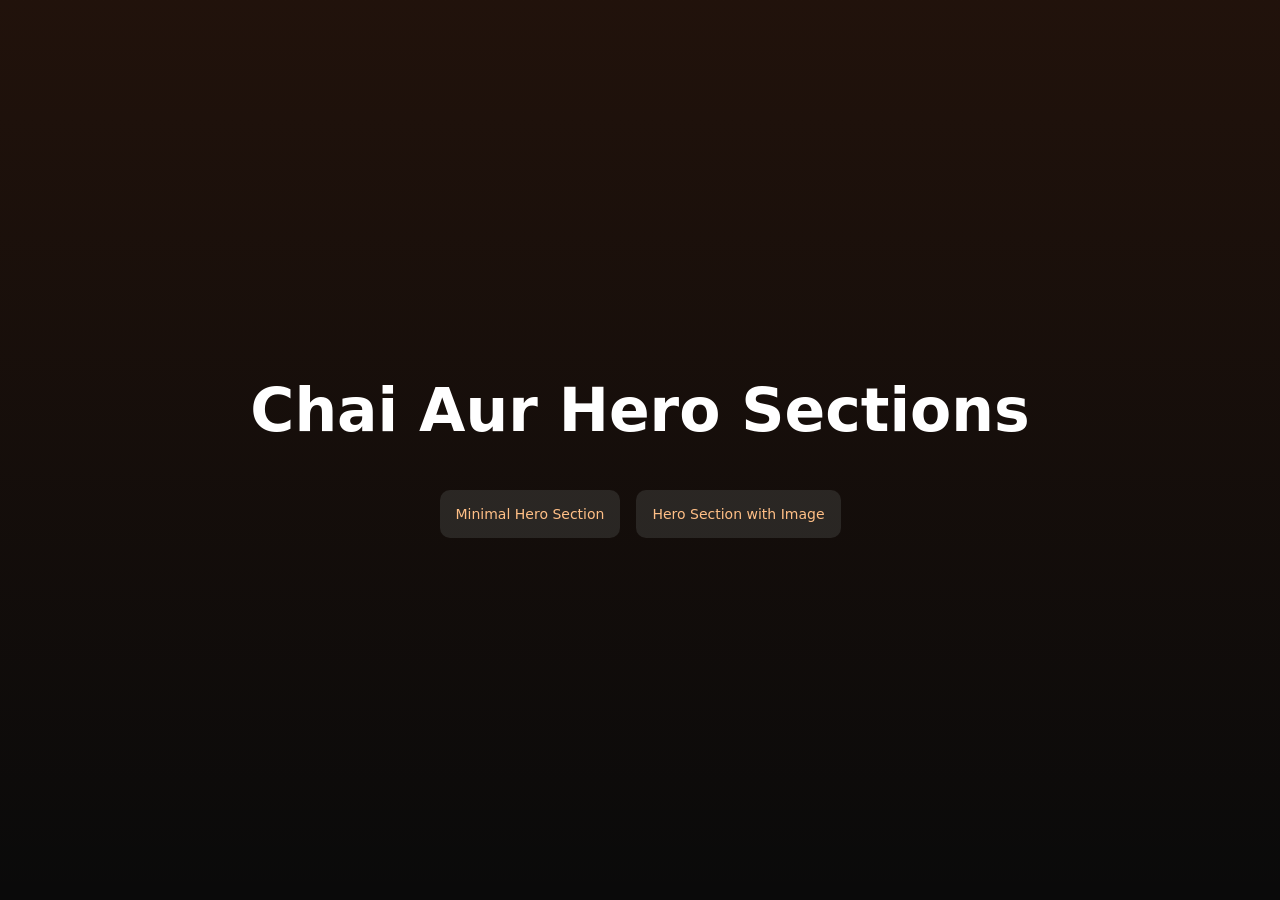
<file: css-lab/chai-aur-hero-section/index.html>
<!DOCTYPE html>
<html lang="en">
	<head>
		<meta charset="UTF-8" />
		<meta name="viewport" content="width=device-width, initial-scale=1.0" />
		<title>Hero Section Challenge</title>
		<link rel="stylesheet" href="styles.css" />
	</head>
	<body>
		<main class="main">
			<h1 class="heading">Chai Aur Hero Sections</h1>

			<div class="btns">
				<a href="./challenge-1/index.html">Minimal Hero Section</a>
				<a href="./challenge-2/index.html">Hero Section with Image</a>
			</div>
		</main>
	</body>
</html>
</file>
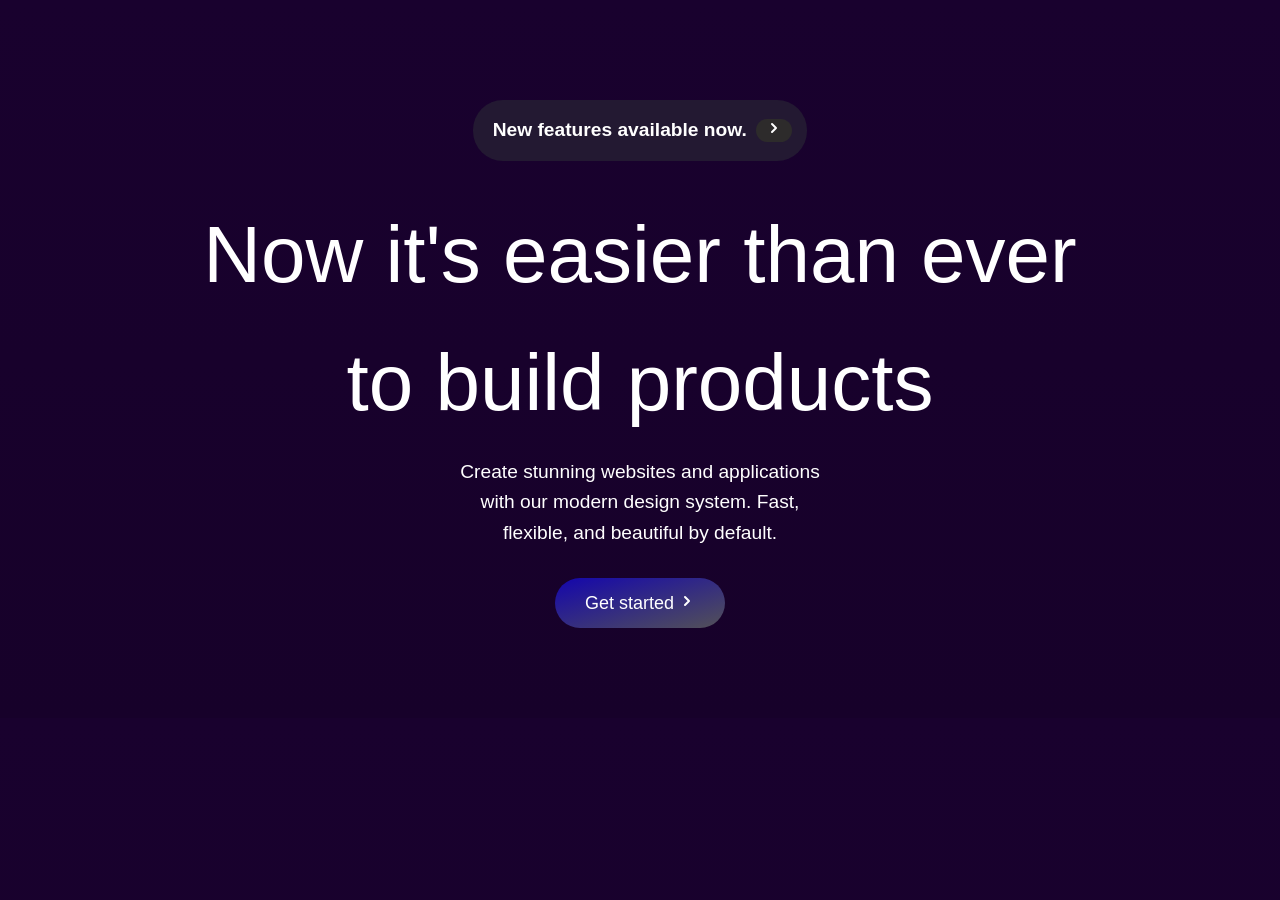
<file: css-lab/chai-aur-hero-section/challenge-1/index.html>
<!DOCTYPE html>
<html lang="en">
	<head>
		<meta charset="UTF-8" />
		<meta name="viewport" content="width=device-width, initial-scale=1.0" />
		<title>Minimal Hero Section</title>
		<link rel="stylesheet" href="styles.css" />
	</head>
	<body>
		<section class="hero">
			<div class="announcement">
				<a href="#" class="announcement-link">
					<span class="announcement-text">New features available now.</span>
					<span class="announcement-button">
						<svg
							width="16"
							height="16"
							fill="none"
							stroke="currentColor"
							stroke-width="2"
							stroke-linecap="round"
							stroke-linejoin="round"
						>
							<path d="m6 12 4-4-4-4" />
						</svg>
					</span>
				</a>
			</div>

			<div class="hero-content">
				<h1 class="hero-title">Now it's easier than ever to build products</h1>
				<p class="hero-description">
					Create stunning websites and applications with our modern design
					system. Fast, flexible, and beautiful by default.
				</p>
				<a href="#" class="cta-button">
					Get started
					<svg
						width="16"
						height="16"
						fill="none"
						stroke="currentColor"
						stroke-width="2"
						stroke-linecap="round"
						stroke-linejoin="round"
					>
						<path d="m6 12 4-4-4-4" />
					</svg>
				</a>
			</div>
		</section>
	</body>
</html>
</file>
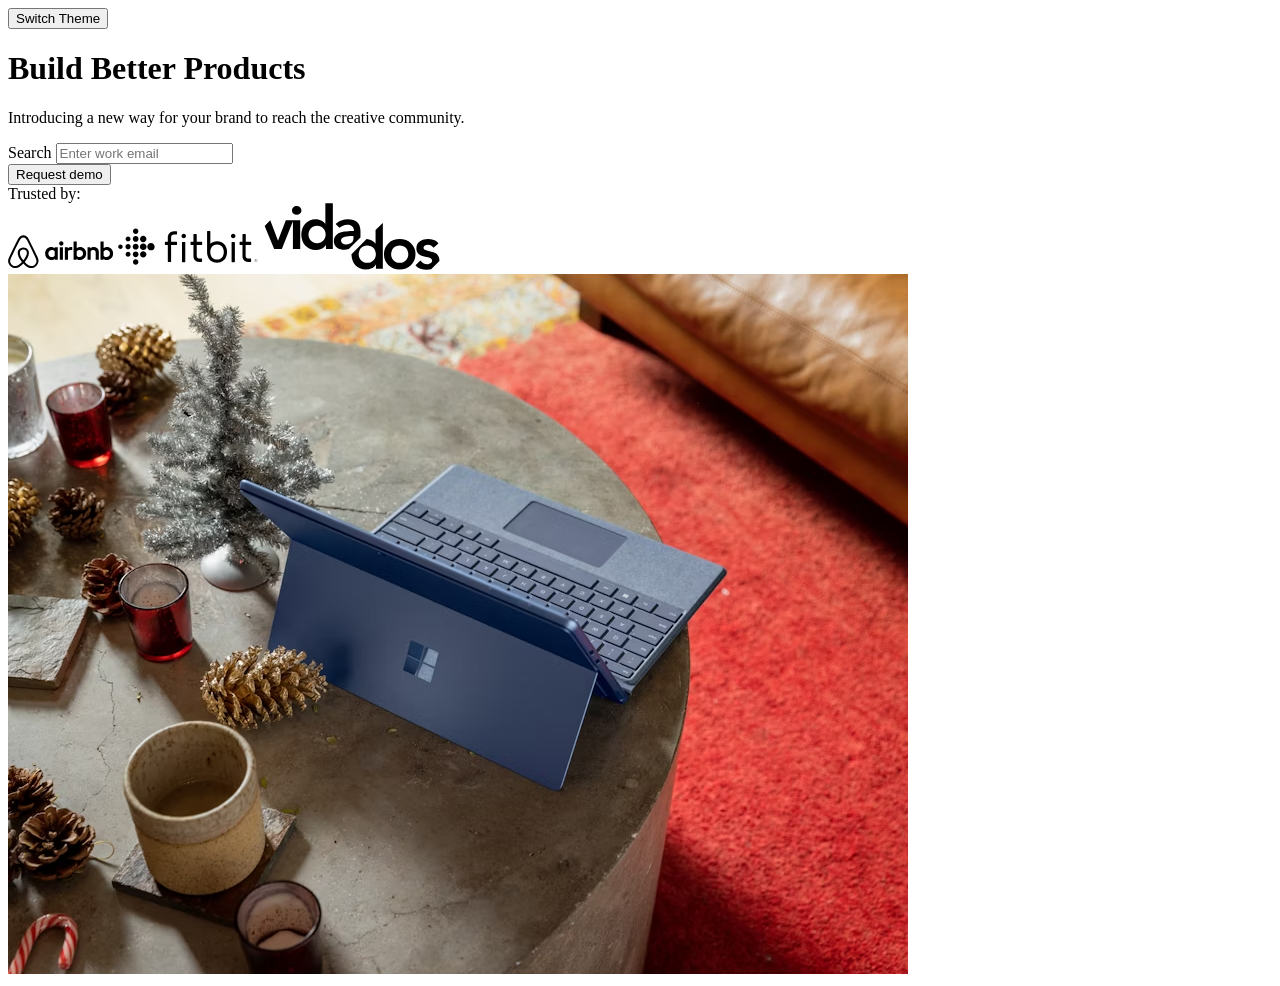
<file: css-lab/chai-aur-hero-section/challenge-2/index.html>
<!DOCTYPE html>
<html lang="en">
	<head>
		<meta charset="UTF-8" />
		<meta name="viewport" content="width=device-width, initial-scale=1.0" />
		<title>Classic Hero</title>
		<link rel="stylesheet" href="styles.css" />
	</head>
	<body>
		<button class="dark-mode-toggle" id="darkModeToggle">Switch Theme</button>

		<div class="hero">
			<div class="hero-grid">
				<div class="content-col">
					<h1>Build Better Products</h1>
					<p>
						Introducing a new way for your brand to reach the creative
						community.
					</p>

					<div class="cta-group">
						<div class="input-wrapper">
							<label for="hero-input" class="sr-only">Search</label>
							<input
								type="text"
								id="hero-input"
								name="hero-input"
								placeholder="Enter work email"
							/>
						</div>
						<button href="#" class="demo-button">Request demo</button>
					</div>

					<!-- Brands -->
					<div class="brands-section">
						<span class="trusted-by">Trusted by:</span>
						<div class="brand-logos">
							<svg
								width="106"
								height="36"
								viewBox="0 0 106 36"
								fill="none"
								xmlns="http://www.w3.org/2000/svg"
							>
								<g clip-path="url(#clip0)">
									<path
										d="M55.4732 9.52669C55.4732 10.6846 54.5258 11.6846 53.3153 11.6846C52.1048 11.6846 51.1574 10.7372 51.1574 9.52669C51.1574 8.31616 52.0521 7.36879 53.3153 7.36879C54.5785 7.47406 55.4732 8.42142 55.4732 9.52669ZM46.6837 13.8425C46.6837 14.053 46.6837 14.3688 46.6837 14.3688C46.6837 14.3688 45.6837 13.053 43.5258 13.053C39.9469 13.053 37.1574 15.7898 37.1574 19.5267C37.1574 23.2635 39.8942 26.0004 43.5258 26.0004C45.7363 26.0004 46.6837 24.6319 46.6837 24.6319V25.2109C46.6837 25.4741 46.8942 25.6846 47.1574 25.6846H49.789V13.3688C49.789 13.3688 47.3679 13.3688 47.1574 13.3688C46.8942 13.3688 46.6837 13.632 46.6837 13.8425ZM46.6837 21.7372C46.21 22.4741 45.21 23.1056 44.0521 23.1056C41.9469 23.1056 40.3679 21.7898 40.3679 19.5793C40.3679 17.3688 41.9995 16.053 44.0521 16.053C45.21 16.053 46.2627 16.6846 46.6837 17.4214V21.7372ZM51.789 13.3688H54.9469V25.6846H51.789V13.3688ZM98.789 13.053C96.6311 13.053 95.6311 14.3688 95.6311 14.3688V7.47406H92.4732V25.7372C92.4732 25.7372 94.8942 25.7372 95.1048 25.7372C95.3679 25.7372 95.5785 25.5267 95.5785 25.2635V24.6846C95.5785 24.6846 96.5785 26.053 98.7364 26.053C102.315 26.053 105.105 23.3162 105.105 19.5793C105.157 15.7898 102.368 13.053 98.789 13.053ZM98.2627 23.053C97.0521 23.053 96.1048 22.4214 95.6311 21.6846V17.2635C96.1048 16.632 97.1574 15.8951 98.2627 15.8951C100.368 15.8951 101.947 17.2109 101.947 19.4214C101.947 21.632 100.368 23.053 98.2627 23.053ZM90.8416 18.4214V25.7898H87.6837V18.7898C87.6837 16.7372 87.0521 15.9477 85.2627 15.9477C84.3153 15.9477 83.3153 16.4214 82.6837 17.1583V25.7372H79.5258V13.3688H81.9995C82.2627 13.3688 82.4732 13.5793 82.4732 13.8425V14.3688C83.3679 13.4214 84.6311 13.053 85.8416 13.053C87.21 13.053 88.3679 13.4214 89.2627 14.2109C90.4206 15.1583 90.8416 16.3162 90.8416 18.4214ZM71.8942 13.053C69.7364 13.053 68.7364 14.3688 68.7364 14.3688V7.47406H65.5785V25.7372C65.5785 25.7372 67.9995 25.7372 68.21 25.7372C68.4732 25.7372 68.6837 25.5267 68.6837 25.2635V24.6846C68.6837 24.6846 69.6837 26.053 71.8416 26.053C75.4206 26.053 78.21 23.3162 78.21 19.5793C78.2627 15.7898 75.4732 13.053 71.8942 13.053ZM71.3679 23.053C70.1574 23.053 69.21 22.4214 68.7364 21.6846V17.2635C69.21 16.632 70.2627 15.8951 71.3679 15.8951C73.4732 15.8951 75.0521 17.2109 75.0521 19.4214C75.0521 21.632 73.4732 23.053 71.3679 23.053ZM62.8416 13.053C63.789 13.053 64.2627 13.2109 64.2627 13.2109V16.1056C64.2627 16.1056 61.6311 15.2109 59.9995 17.1056V25.7372H56.8416V13.3688C56.8416 13.3688 59.2627 13.3688 59.4732 13.3688C59.7364 13.3688 59.9469 13.5793 59.9469 13.8425V14.3688C60.5785 13.6846 61.8942 13.053 62.8416 13.053ZM30.1574 24.6319C29.9995 24.2635 29.8416 23.7898 29.6837 23.4741C29.4206 22.8951 29.1574 22.3162 28.9469 21.7898L28.8942 21.7372C26.6311 16.8425 24.21 11.8425 21.6311 6.89511L21.5258 6.68458C21.2627 6.2109 20.9995 5.68458 20.7363 5.15827C20.4206 4.57932 20.1048 3.94774 19.5785 3.36879C18.5258 2.053 16.9995 1.31616 15.4206 1.31616C13.789 1.31616 12.3153 2.053 11.21 3.26353C10.6837 3.89511 10.3153 4.47406 9.99951 5.10564C9.73635 5.63195 9.47319 6.15827 9.21003 6.63195L9.10477 6.84248C6.57845 11.7372 4.10477 16.7372 1.84161 21.6846L1.78898 21.7372C1.57845 22.2635 1.3153 22.8425 1.05214 23.4214C0.894243 23.7898 0.736348 24.1583 0.578453 24.5793C0.1574 25.7898 -0.000494249 26.9477 0.210032 28.1056C0.578453 30.5793 2.21003 32.632 4.47319 33.5267C5.3153 33.8951 6.21003 34.053 7.10477 34.053C7.36793 34.053 7.68372 34.0004 7.94687 34.0004C9.05214 33.8951 10.1574 33.5267 11.21 32.8951C12.5785 32.1583 13.8416 31.053 15.2627 29.4741C16.6837 31.053 17.9995 32.1056 19.3153 32.8951C20.4206 33.5267 21.5258 33.8951 22.5785 34.0004C22.8416 34.053 23.1574 34.053 23.4206 34.053C24.3153 34.053 25.2627 33.8951 26.0521 33.5267C28.3679 32.632 29.9469 30.5267 30.3153 28.1056C30.6837 26.9477 30.5785 25.8425 30.1574 24.6319ZM15.3679 26.3162C13.5785 24.1056 12.4732 22.0004 12.0521 20.2109C11.8942 19.4741 11.8416 18.7898 11.9469 18.2109C11.9995 17.6846 12.21 17.2109 12.4732 16.8425C13.1048 15.9477 14.1574 15.4214 15.3679 15.4214C16.5785 15.4214 17.6837 15.9477 18.2627 16.8425C18.5258 17.2109 18.7363 17.6846 18.789 18.2109C18.8942 18.7898 18.8416 19.4741 18.6837 20.2109C18.2627 21.9477 17.1048 24.053 15.3679 26.3162ZM28.4206 27.8425C28.21 29.5267 27.0521 31.0004 25.4206 31.6846C24.6311 32.0004 23.789 32.1056 22.9469 32.0004C22.1048 31.8951 21.3153 31.632 20.4732 31.1583C19.3153 30.5267 18.1048 29.4741 16.7363 28.0004C18.8942 25.3688 20.21 22.8951 20.6837 20.7372C20.8942 19.7372 20.9469 18.7898 20.8416 17.9477C20.7363 17.1056 20.4206 16.3688 19.9469 15.7372C18.9469 14.2635 17.21 13.4214 15.3153 13.4214C13.4206 13.4214 11.6837 14.3162 10.6837 15.7372C10.21 16.3688 9.94687 17.1583 9.78898 17.9477C9.68372 18.7898 9.68372 19.7372 9.94687 20.7372C10.4206 22.8951 11.789 25.3688 13.8942 28.0004C12.5258 29.5267 11.3153 30.5267 10.1574 31.1583C9.3153 31.632 8.47319 31.8951 7.68372 32.0004C6.78898 32.1056 5.94687 31.9477 5.21003 31.6846C3.57845 31.053 2.47319 29.5267 2.21003 27.8425C2.10477 27.0004 2.1574 26.2109 2.52582 25.2635C2.63108 24.9477 2.78898 24.632 2.94687 24.2109C3.1574 23.6846 3.42056 23.1056 3.68372 22.5793L3.73635 22.5267C5.99951 17.632 8.42056 12.632 10.9469 7.78985L11.0521 7.57932C11.3153 7.10564 11.5785 6.57932 11.8416 6.053C12.1048 5.52669 12.4206 5.053 12.7363 4.63195C13.4206 3.84248 14.3679 3.42143 15.3679 3.42143C16.3679 3.42143 17.3153 3.84248 17.9995 4.63195C18.3679 5.053 18.6311 5.52669 18.8942 6.053C19.1574 6.52669 19.4206 7.053 19.6837 7.57932L19.789 7.78985C22.2627 12.6846 24.6837 17.6846 26.9469 22.5267V22.5793C27.21 23.1056 27.4206 23.6846 27.6837 24.2109C27.8416 24.5793 27.9995 24.9477 28.1048 25.2635C28.4732 26.1583 28.5785 27.0004 28.4206 27.8425Z"
										fill="currentColor"
										class="fill-gray-800 dark:fill-neutral-200"
									/>
								</g>
								<defs>
									<clipPath id="clip0">
										<rect
											width="105.474"
											height="35"
											fill="currentColor"
											class="fill-gray-800 dark:fill-neutral-200"
											transform="translate(0 0.26355)"
										/>
									</clipPath>
								</defs>
							</svg>

							<svg
								class="brand-logo"
								width="140"
								height="47"
								viewBox="0 0 140 47"
								fill="none"
								xmlns="http://www.w3.org/2000/svg"
							>
								<path
									d="M20.3991 8.15082C20.3991 9.61789 19.1416 10.8754 17.6745 10.8754C16.2075 10.8754 14.95 9.61789 14.95 8.15082C14.95 6.68375 16.2075 5.42627 17.6745 5.42627C19.1416 5.42627 20.3991 6.68375 20.3991 8.15082ZM17.6745 13.1109C16.0678 13.1109 14.8103 14.3684 14.8103 15.9752C14.8103 17.582 16.0678 18.8394 17.6745 18.8394C19.2813 18.8394 20.5388 17.582 20.5388 15.9752C20.5388 14.2985 19.2813 13.1109 17.6745 13.1109ZM17.6745 20.7257C16.0678 20.7257 14.7404 22.053 14.7404 23.6598C14.7404 25.2666 16.0678 26.5939 17.6745 26.5939C19.2813 26.5939 20.6087 25.2666 20.6087 23.6598C20.6785 22.053 19.2813 20.7257 17.6745 20.7257ZM17.6745 28.4802C16.0678 28.4802 14.8103 29.7376 14.8103 31.3444C14.8103 32.9512 16.0678 34.2087 17.6745 34.2087C19.2813 34.2087 20.5388 32.9512 20.5388 31.3444C20.5388 29.8075 19.2813 28.4802 17.6745 28.4802ZM17.6745 36.3744C16.2075 36.3744 14.95 37.6319 14.95 39.0989C14.95 40.566 16.2075 41.8235 17.6745 41.8235C19.1416 41.8235 20.3991 40.566 20.3991 39.0989C20.3991 37.6319 19.2115 36.3744 17.6745 36.3744ZM25.2195 12.7616C23.4729 12.7616 22.0059 14.2287 22.0059 15.9752C22.0059 17.7217 23.4729 19.1887 25.2195 19.1887C26.966 19.1887 28.433 17.7217 28.433 15.9752C28.433 14.2287 26.966 12.7616 25.2195 12.7616ZM25.2195 20.3764C23.4031 20.3764 21.8662 21.8434 21.8662 23.7297C21.8662 25.546 23.3332 27.083 25.2195 27.083C27.0358 27.083 28.5728 25.6159 28.5728 23.7297C28.5728 21.8434 27.0358 20.3764 25.2195 20.3764ZM25.2195 28.1309C23.4729 28.1309 22.0059 29.5979 22.0059 31.3444C22.0059 33.0909 23.4729 34.558 25.2195 34.558C26.966 34.558 28.433 33.0909 28.433 31.3444C28.433 29.5979 26.966 28.1309 25.2195 28.1309ZM32.9739 19.9572C31.0179 19.9572 29.2714 21.564 29.2714 23.6598C29.2714 25.6159 30.8781 27.3624 32.9739 27.3624C35.0698 27.3624 36.6765 25.7556 36.6765 23.6598C36.5368 21.564 34.93 19.9572 32.9739 19.9572ZM10.0598 13.4602C8.73243 13.4602 7.61466 14.578 7.61466 15.9053C7.61466 17.2327 8.73243 18.3504 10.0598 18.3504C11.3871 18.3504 12.5049 17.2327 12.5049 15.9053C12.5049 14.578 11.457 13.4602 10.0598 13.4602ZM10.0598 21.075C8.59271 21.075 7.47494 22.1927 7.47494 23.6598C7.47494 25.1269 8.59271 26.2446 10.0598 26.2446C11.5268 26.2446 12.6446 25.1269 12.6446 23.6598C12.6446 22.1927 11.5268 21.075 10.0598 21.075ZM10.0598 28.8295C8.73243 28.8295 7.61466 29.9472 7.61466 31.2746C7.61466 32.6019 8.73243 33.7197 10.0598 33.7197C11.3871 33.7197 12.5049 32.6019 12.5049 31.2746C12.5049 29.9472 11.457 28.8295 10.0598 28.8295ZM2.445 21.4941C1.18752 21.4941 0.209473 22.4722 0.209473 23.7297C0.209473 24.9871 1.18752 25.9652 2.445 25.9652C3.70249 25.9652 4.68053 24.9871 4.68053 23.7297C4.68053 22.4722 3.70249 21.4941 2.445 21.4941Z"
									fill="currentColor"
									class="fill-gray-800 dark:fill-neutral-200"
								/>
								<path
									d="M64.4812 18.9092C64.2018 18.9092 63.9922 19.1886 63.9922 19.3982V38.7495C63.9922 39.0289 64.2716 39.2385 64.4812 39.2385H66.7866C67.066 39.2385 67.2756 38.9591 67.2756 38.7495V19.3982C67.2756 19.1188 66.9962 18.9092 66.7866 18.9092H64.4812Z"
									fill="currentColor"
									class="fill-gray-800 dark:fill-neutral-200"
								/>
								<path
									d="M65.7389 10.7358C64.4815 10.7358 63.5034 11.7139 63.5034 12.9714C63.5034 14.2289 64.4815 15.2069 65.7389 15.2069C66.9964 15.2069 67.9745 14.2289 67.9745 12.9714C67.9745 11.7139 66.9266 10.7358 65.7389 10.7358Z"
									fill="currentColor"
									class="fill-gray-800 dark:fill-neutral-200"
								/>
								<path
									d="M114.082 18.9092C113.803 18.9092 113.593 19.1886 113.593 19.3982V38.7495C113.593 39.0289 113.873 39.2385 114.082 39.2385H116.388C116.667 39.2385 116.877 38.9591 116.877 38.7495V19.3982C116.877 19.1188 116.597 18.9092 116.388 18.9092H114.082Z"
									fill="currentColor"
									class="fill-gray-800 dark:fill-neutral-200"
								/>
								<path
									d="M115.2 10.7358C113.942 10.7358 112.964 11.7139 112.964 12.9714C112.964 14.2289 113.942 15.2069 115.2 15.2069C116.457 15.2069 117.435 14.2289 117.435 12.9714C117.435 11.7139 116.457 10.7358 115.2 10.7358Z"
									fill="currentColor"
									class="fill-gray-800 dark:fill-neutral-200"
								/>
								<path
									d="M138.603 37.3525C138.743 37.2127 138.743 37.073 138.743 37.0031C138.743 36.8634 138.743 36.8634 138.743 36.8634C138.743 36.8634 138.743 36.7237 138.603 36.7237C138.603 36.7237 138.463 36.584 138.324 36.584C138.184 36.584 138.184 36.584 138.044 36.584H137.416V38.3305H137.695V37.7018H138.044L138.533 38.3305H138.813L138.184 37.562C138.463 37.6319 138.603 37.4922 138.603 37.3525ZM137.765 37.4922V36.8634H138.254C138.394 36.8634 138.533 36.8634 138.603 37.0031C138.743 37.0031 138.743 37.1429 138.743 37.2826C138.743 37.4223 138.743 37.562 138.603 37.562C138.463 37.562 138.324 37.7018 138.254 37.7018H137.765V37.4922Z"
									fill="currentColor"
									class="fill-gray-800 dark:fill-neutral-200"
								/>
								<path
									d="M138.114 35.8853C137.276 35.8853 136.507 36.6537 136.507 37.492C136.507 38.3304 137.276 39.0988 138.114 39.0988C138.952 39.0988 139.721 38.3304 139.721 37.492C139.721 36.5839 139.022 35.8853 138.114 35.8853ZM138.114 38.9591C137.276 38.9591 136.647 38.3304 136.647 37.492C136.647 36.6537 137.276 36.025 138.114 36.025C138.952 36.025 139.581 36.6537 139.581 37.492C139.581 38.3304 138.883 38.9591 138.114 38.9591Z"
									fill="currentColor"
									class="fill-gray-800 dark:fill-neutral-200"
								/>
								<path
									d="M83.6928 22.0531C83.9722 22.0531 84.1818 21.7737 84.1818 21.5641V19.2587C84.1818 18.9793 83.9024 18.7697 83.6928 18.7697H78.7327V11.3645C78.7327 11.0851 78.4533 10.8755 78.2437 10.8755H75.9383C75.6588 10.8755 75.4493 11.1549 75.4493 11.3645V18.7697H73.0042C72.7247 18.7697 72.5151 19.0491 72.5151 19.2587V21.5641C72.5151 21.8436 72.7946 22.0531 73.0042 22.0531H75.4493V33.2308C75.4493 36.6539 77.7547 38.8895 81.108 38.8895H83.5531C83.8325 38.8895 84.0421 38.61 84.0421 38.4004V36.0951C84.0421 35.8156 83.7626 35.606 83.5531 35.606H81.4573C79.8505 35.606 78.7327 34.4883 78.7327 32.7418V21.9833L83.6928 22.0531Z"
									fill="currentColor"
									class="fill-gray-800 dark:fill-neutral-200"
								/>
								<path
									d="M132.735 22.0531C133.014 22.0531 133.224 21.7737 133.224 21.5641V19.2587C133.224 18.9793 132.944 18.7697 132.735 18.7697H127.775V11.3645C127.775 11.0851 127.495 10.8755 127.286 10.8755H124.98C124.701 10.8755 124.491 11.1549 124.491 11.3645V18.7697H122.046C121.767 18.7697 121.557 19.0491 121.557 19.2587V21.5641C121.557 21.8436 121.837 22.0531 122.046 22.0531H124.491V33.2308C124.491 36.6539 126.797 38.8895 130.15 38.8895H132.595C132.874 38.8895 133.084 38.61 133.084 38.4004V36.0951C133.084 35.8156 132.805 35.606 132.595 35.606H130.36C128.753 35.606 127.635 34.4883 127.635 32.7418V21.9833L132.735 22.0531Z"
									fill="currentColor"
									class="fill-gray-800 dark:fill-neutral-200"
								/>
								<path
									d="M49.8106 22.053V38.5401C49.8106 38.8195 50.09 39.0291 50.2996 39.0291H52.605C52.8844 39.0291 53.094 38.7497 53.094 38.5401V22.053H58.5431C58.8226 22.053 59.0321 21.7736 59.0321 21.564V19.2586C59.0321 18.9792 58.7527 18.7696 58.5431 18.7696H53.094V14.4383C53.094 12.6918 54.3515 11.5041 55.8186 11.5041H58.5431C58.8226 11.5041 59.0321 11.2247 59.0321 11.0151V8.70973C59.0321 8.43028 58.7527 8.2207 58.5431 8.2207H55.9583C52.5351 8.2207 49.8106 11.085 49.8106 14.3684V18.7696H47.3655C47.086 18.7696 46.8765 19.049 46.8765 19.2586V21.564C46.8765 21.8435 47.1559 22.053 47.3655 22.053H49.8106Z"
									fill="currentColor"
									class="fill-gray-800 dark:fill-neutral-200"
								/>
								<path
									d="M106.258 21.2148C104.442 19.2587 101.857 18.1409 99.1321 18.1409C96.5473 18.1409 93.9625 19.2587 92.3557 20.8655V8.57008C92.3557 8.29064 92.0763 8.08105 91.8667 8.08105H89.5613C89.2818 8.08105 89.0723 8.3605 89.0723 8.57008V28.8994C89.0723 36.4443 94.1022 39.7278 99.0623 39.7278C103.952 39.7278 109.052 36.3745 109.052 28.8994C109.052 25.8954 108.074 23.1709 106.258 21.2148ZM99.0623 36.584C94.1022 36.584 92.2858 32.6719 92.2858 28.9693C92.2858 24.4284 95.0104 21.4244 99.0623 21.4244C103.114 21.4244 105.839 24.4982 105.839 28.9693C105.769 32.6719 104.022 36.584 99.0623 36.584Z"
									fill="currentColor"
									class="fill-gray-800 dark:fill-neutral-200"
								/>
							</svg>

							<svg
								class="brand-logo"
								width="200"
								height="67"
								viewBox="10 0 200 67"
								fill="none"
								xmlns="http://www.w3.org/2000/svg"
							>
								<path
									d="M44.6108 11.7537C45.9082 11.7537 47.1058 11.3545 48.0041 10.5561C48.9023 9.75767 49.4013 8.65988 49.4013 7.46227C49.4013 6.16487 48.9023 5.16686 48.0041 4.26866C47.1058 3.47026 46.008 3.07104 44.6108 3.07104C43.3134 3.07104 42.2156 3.47026 41.3174 4.36846C40.4192 5.26666 40.02 6.26467 40.02 7.46227C40.02 8.65988 40.4192 9.65787 41.3174 10.5561C42.2156 11.3545 43.3134 11.7537 44.6108 11.7537Z"
									fill="currentColor"
									class="fill-gray-800 dark:fill-neutral-200"
								/>
								<path
									d="M73.3534 0.176758V20.6358H73.1538C72.8544 20.1368 72.3554 19.6378 71.8564 19.1388C71.2576 18.6398 70.559 18.1408 69.7606 17.7416C68.9622 17.3424 68.064 16.9432 66.9662 16.6438C65.8684 16.3444 64.6708 16.2446 63.3734 16.2446C61.2776 16.2446 59.3814 16.6438 57.6847 17.4422C55.9881 18.2406 54.4911 19.3384 53.1937 20.7356C51.9961 22.1328 50.9981 23.7297 50.2995 25.6259C49.6009 27.5221 49.3015 29.5181 49.3015 31.6139C49.3015 33.7097 49.6009 35.8055 50.2995 37.6019C50.8983 39.4981 51.8963 41.0949 53.1937 42.4921C54.4911 43.8893 55.9881 44.9871 57.6847 45.7855C59.4812 46.5839 61.4772 46.9831 63.7726 46.9831C65.8684 46.9831 67.7646 46.5839 69.561 45.7855C71.3574 44.9871 72.7546 43.6897 73.8524 41.8933H73.9522V46.0849H80.8384V0.176758H73.3534ZM73.054 34.8075C72.6548 35.9053 72.056 36.8035 71.3574 37.6019C70.559 38.4003 69.6608 39.0989 68.6628 39.4981C67.565 39.9971 66.3674 40.1967 65.07 40.1967C63.7726 40.1967 62.575 39.9971 61.4772 39.4981C60.3794 38.9991 59.4812 38.4003 58.7826 37.6019C57.9841 36.8035 57.4851 35.9053 57.0859 34.8075C56.6867 33.7097 56.4871 32.7117 56.4871 31.5141C56.4871 30.4163 56.6867 29.3185 57.0859 28.2207C57.4851 27.1229 58.0839 26.2247 58.7826 25.4263C59.581 24.6279 60.4792 23.9293 61.4772 23.5301C62.575 23.031 63.7726 22.8314 65.07 22.8314C66.3674 22.8314 67.565 23.031 68.6628 23.5301C69.7606 24.0291 70.6588 24.6279 71.3574 25.4263C72.1558 26.2247 72.6548 27.1229 73.054 28.2207C73.4532 29.3185 73.6528 30.4163 73.6528 31.5141C73.6528 32.6119 73.4532 33.7097 73.054 34.8075Z"
									fill="currentColor"
									class="fill-gray-800 dark:fill-neutral-200"
								/>
								<path
									d="M130.739 19.9373L123.553 27.1229V40.3963H123.353C122.954 39.8973 122.555 39.3983 121.956 38.8993C121.357 38.4003 120.659 37.9013 119.86 37.5021C119.062 37.1029 118.164 36.7037 117.066 36.4043C116.367 36.2047 115.469 36.1049 114.571 36.0051L99.501 51.2746C99.501 53.3704 99.8004 55.3664 100.499 57.2626C101.098 59.1588 102.096 60.7556 103.393 62.1528C104.691 63.55 106.188 64.6478 107.884 65.3464C109.681 66.1448 111.677 66.544 113.872 66.544C115.968 66.544 117.864 66.1448 119.661 65.3464C121.457 64.548 122.854 63.2506 123.852 61.4542H123.952V65.8454H130.838V19.9373H130.739ZM123.253 54.4682C122.854 55.566 122.255 56.4642 121.557 57.2626C120.858 58.061 119.86 58.7596 118.862 59.1588C117.764 59.6578 116.667 59.8574 115.269 59.8574C113.972 59.8574 112.774 59.6578 111.677 59.1588C110.579 58.6598 109.681 58.061 108.982 57.2626C108.283 56.4642 107.685 55.566 107.285 54.4682C106.886 53.3704 106.687 52.3724 106.687 51.1748C106.687 50.077 106.886 48.9792 107.285 47.8814C107.685 46.7836 108.283 45.8854 108.982 45.087C109.681 44.2886 110.579 43.5899 111.677 43.1907C112.774 42.6917 113.872 42.4921 115.269 42.4921C116.567 42.4921 117.764 42.6917 118.862 43.1907C119.96 43.6897 120.858 44.2886 121.557 45.087C122.255 45.8854 122.854 46.7836 123.253 47.8814C123.653 48.9792 123.852 50.077 123.852 51.1748C123.852 52.3724 123.653 53.4702 123.253 54.4682Z"
									fill="currentColor"
									class="fill-gray-800 dark:fill-neutral-200"
								/>
								<path
									d="M162.275 44.9872C161.477 43.091 160.279 41.4941 158.882 40.1967C157.485 38.8993 155.788 37.8015 153.892 37.1029C151.996 36.4043 149.9 36.0051 147.704 36.0051C145.509 36.0051 143.513 36.4043 141.517 37.1029C139.621 37.8015 137.924 38.8993 136.527 40.1967C135.13 41.4941 134.032 43.091 133.134 44.9872C132.335 46.8834 131.936 48.9792 131.936 51.2746C131.936 53.57 132.335 55.6658 133.134 57.562C133.932 59.4582 135.13 61.055 136.527 62.3524C137.924 63.6498 139.621 64.7476 141.517 65.4462C143.413 66.1448 145.509 66.544 147.704 66.544C149.9 66.544 151.896 66.1448 153.892 65.4462C155.788 64.7476 157.485 63.6498 158.882 62.3524C160.279 61.055 161.377 59.4582 162.275 57.562C163.074 55.6658 163.473 53.57 163.473 51.2746C163.573 48.9792 163.174 46.8834 162.275 44.9872ZM155.689 54.4682C155.289 55.566 154.691 56.4642 153.992 57.2626C153.293 58.061 152.395 58.7596 151.297 59.1588C150.2 59.6578 149.102 59.8574 147.704 59.8574C146.407 59.8574 145.209 59.6578 144.112 59.1588C143.014 58.6598 142.116 58.061 141.417 57.2626C140.718 56.4642 140.12 55.566 139.72 54.4682C139.321 53.3704 139.122 52.3724 139.122 51.1748C139.122 50.077 139.321 48.9792 139.72 47.8814C140.12 46.7836 140.619 45.8854 141.417 45.087C142.116 44.2886 143.014 43.59 144.112 43.1908C145.209 42.6918 146.307 42.4922 147.704 42.4922C149.002 42.4922 150.2 42.6918 151.297 43.1908C152.395 43.6898 153.293 44.2886 153.992 45.087C154.691 45.8854 155.289 46.7836 155.689 47.8814C156.088 48.9792 156.287 50.077 156.287 51.1748C156.287 52.3724 156.088 53.4702 155.689 54.4682Z"
									fill="currentColor"
									class="fill-gray-800 dark:fill-neutral-200"
								/>
								<path
									d="M186.128 52.6718C185.329 51.574 184.431 50.6758 183.234 50.077C182.036 49.4782 180.838 48.9792 179.441 48.6798C178.144 48.3804 176.946 48.081 175.649 47.7816C174.451 47.4822 173.553 47.1828 172.755 46.7836C171.956 46.3844 171.557 45.6858 171.557 44.8874C171.557 43.7896 172.056 42.9912 172.954 42.4922C173.852 41.9932 174.85 41.7936 175.848 41.7936C178.244 41.7936 180.14 42.7916 181.537 44.7876L186.427 40.3963C185.23 38.7995 183.733 37.6019 181.836 37.0031C179.94 36.3045 178.044 36.0051 176.048 36.0051C174.551 36.0051 173.154 36.2047 171.757 36.5041C170.359 36.9033 169.062 37.4023 167.964 38.2007C166.866 38.9991 165.968 39.9971 165.369 41.0949C164.671 42.2926 164.371 43.6898 164.371 45.2866C164.371 47.1828 164.771 48.58 165.569 49.6778C166.367 50.7756 167.266 51.574 168.463 52.1728C169.661 52.7716 170.858 53.1708 172.256 53.4702C173.653 53.7696 174.85 53.9692 176.048 54.3684C177.246 54.6678 178.144 55.067 178.942 55.566C179.741 56.065 180.14 56.7636 180.14 57.7616C180.14 58.3604 179.94 58.8594 179.641 59.2586C179.341 59.6578 178.942 60.057 178.443 60.3564C177.944 60.6558 177.445 60.8554 176.846 60.9552C176.248 61.055 175.749 61.1548 175.25 61.1548C173.753 61.1548 172.455 60.8554 171.357 60.1568C170.26 59.4582 169.262 58.6598 168.363 57.562L163.473 62.1528C164.97 63.8494 166.667 65.047 168.563 65.6458C170.459 66.2446 172.555 66.6438 174.85 66.6438C176.248 66.6438 177.645 66.544 179.142 66.2446L187.425 57.9612C187.425 57.7616 187.425 57.562 187.425 57.3624C187.325 55.2666 186.926 53.7696 186.128 52.6718Z"
									fill="currentColor"
									class="fill-gray-800 dark:fill-neutral-200"
								/>
								<path
									d="M33.8322 17.3425L26.0478 37.5022H25.948L18.2634 17.3425L12.6746 22.9313L22.1556 46.085H29.8402L40.9181 18.1409V46.085H48.2035V17.3425H33.8322Z"
									fill="currentColor"
									class="fill-gray-800 dark:fill-neutral-200"
								/>
								<path
									d="M108.483 34.4084V29.4183C108.483 28.7197 108.483 27.9213 108.383 27.0231C108.383 26.1249 108.184 25.1269 107.984 24.2287C107.785 23.2307 107.385 22.3325 106.886 21.3345C106.387 20.4363 105.689 19.5381 104.691 18.8395C103.793 18.1409 102.595 17.5421 101.198 17.0431C99.8005 16.5441 98.0041 16.3445 96.0081 16.3445C93.7127 16.3445 91.5171 16.7437 89.3215 17.4423C87.1258 18.1409 85.2296 19.3385 83.6328 21.0351L87.4252 24.8275C88.4233 23.9293 89.5211 23.1309 90.9183 22.6319C92.2157 22.1329 93.7127 21.8335 95.2097 21.8335C97.1059 21.8335 98.7027 22.3325 100 23.2307C101.298 24.1289 101.896 25.5261 101.896 27.3225V28.1209H100.1C98.9023 28.1209 97.6049 28.1209 96.2077 28.2207C94.8105 28.3205 93.5131 28.4203 92.1159 28.6199C90.7187 28.8195 89.4213 29.2187 88.2237 29.6179C86.9262 30.0171 85.8284 30.6159 84.9302 31.4143C83.9322 32.1129 83.2336 33.1109 82.6348 34.2087C82.036 35.3066 81.8364 36.7038 81.8364 38.2008C81.8364 39.6978 82.1358 40.8954 82.7346 41.9932C83.3334 43.091 84.1318 43.9892 85.1298 44.6878C86.1278 45.3864 87.2256 45.9852 88.523 46.2846C89.8205 46.6838 91.1179 46.7836 92.4153 46.7836C94.0121 46.7836 95.4093 46.584 96.8065 46.085L108.483 34.4084ZM101.497 34.7078C101.497 36.8036 100.898 38.4004 99.7007 39.598C98.5031 40.7956 96.7067 41.3944 94.1119 41.3944C93.5131 41.3944 92.9143 41.2946 92.3155 41.1948C91.7167 41.095 91.1179 40.7956 90.7187 40.4962C90.2197 40.1968 89.8205 39.7976 89.5211 39.2986C89.2217 38.7996 89.0221 38.3006 89.0221 37.602C89.0221 36.5042 89.4213 35.7058 90.2197 35.107C91.0181 34.5082 91.9163 34.109 93.0141 33.8096C94.1119 33.5101 95.3095 33.3105 96.5071 33.2107C97.8045 33.1109 98.9023 33.1109 99.9003 33.1109H101.397V34.7078H101.497Z"
									fill="currentColor"
									class="fill-gray-800 dark:fill-neutral-200"
								/>
							</svg>
						</div>
					</div>
				</div>

				<div class="image-col">
					<img
						class="hero-image"
						src="assets/hero.avif"
						alt="Hero Image"
					/>
				</div>
			</div>
		</div>

		<script type="text/javascript" src="script.js"></script>
	</body>
</html>
</file>
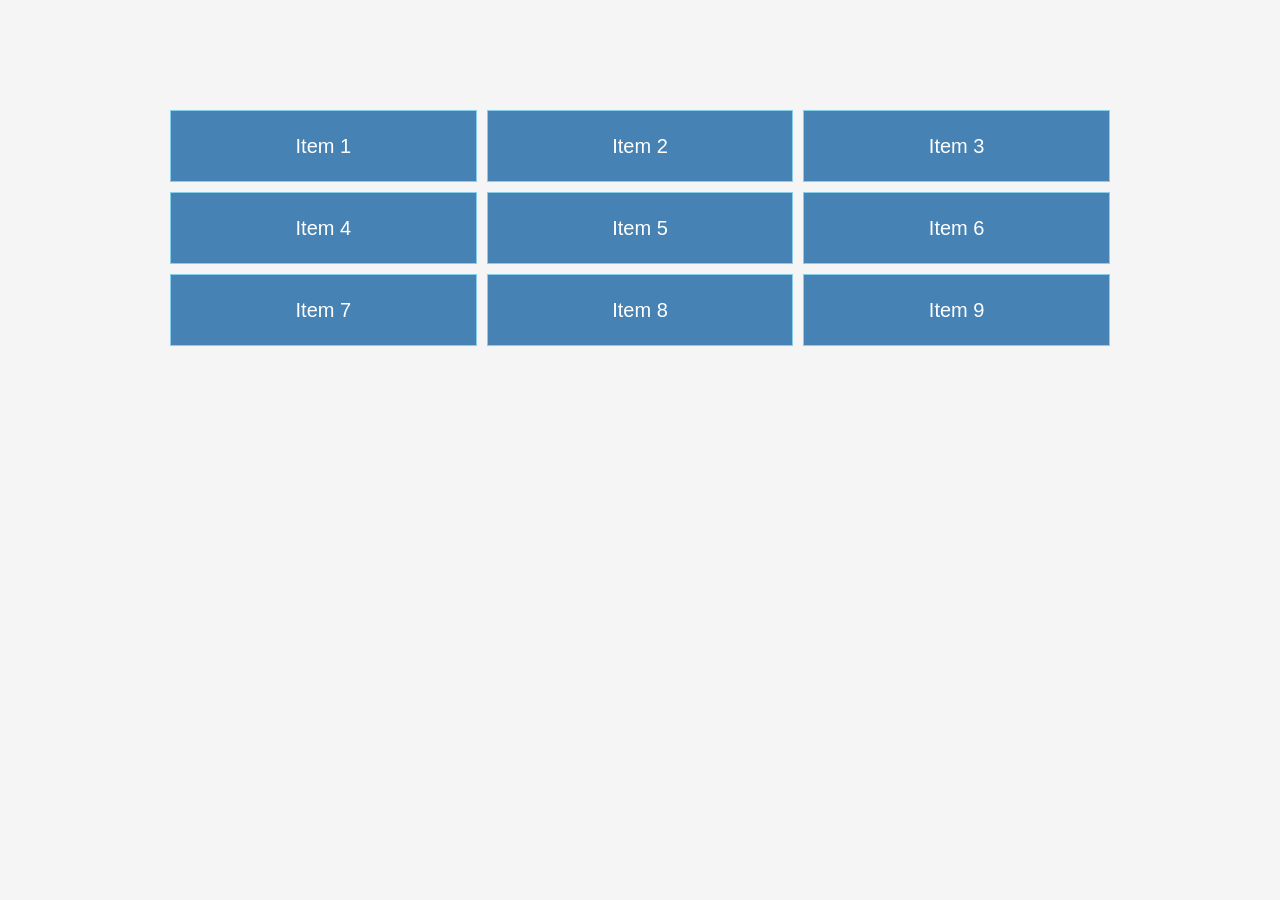
<file: css-lab/extras/css-grid/index.html>
<!DOCTYPE html>
<html lang="en">
  <head>
    <meta charset="UTF-8" />
    <meta name="viewport" content="width=device-width, initial-scale=1.0" />
    <title>css-grid</title>
    <link rel="stylesheet" href="grid.css" />
  </head>
  <body>
    <div class="container">
      <div class="item">Item 1</div>
      <div class="item">Item 2</div>
      <div class="item">Item 3</div>
      <div class="item">Item 4</div>
      <div class="item">Item 5</div>
      <div class="item">Item 6</div>
      <div class="item">Item 7</div>
      <div class="item">Item 8</div>
      <div class="item">Item 9</div>
    </div>
  </body>
</html>
</file>
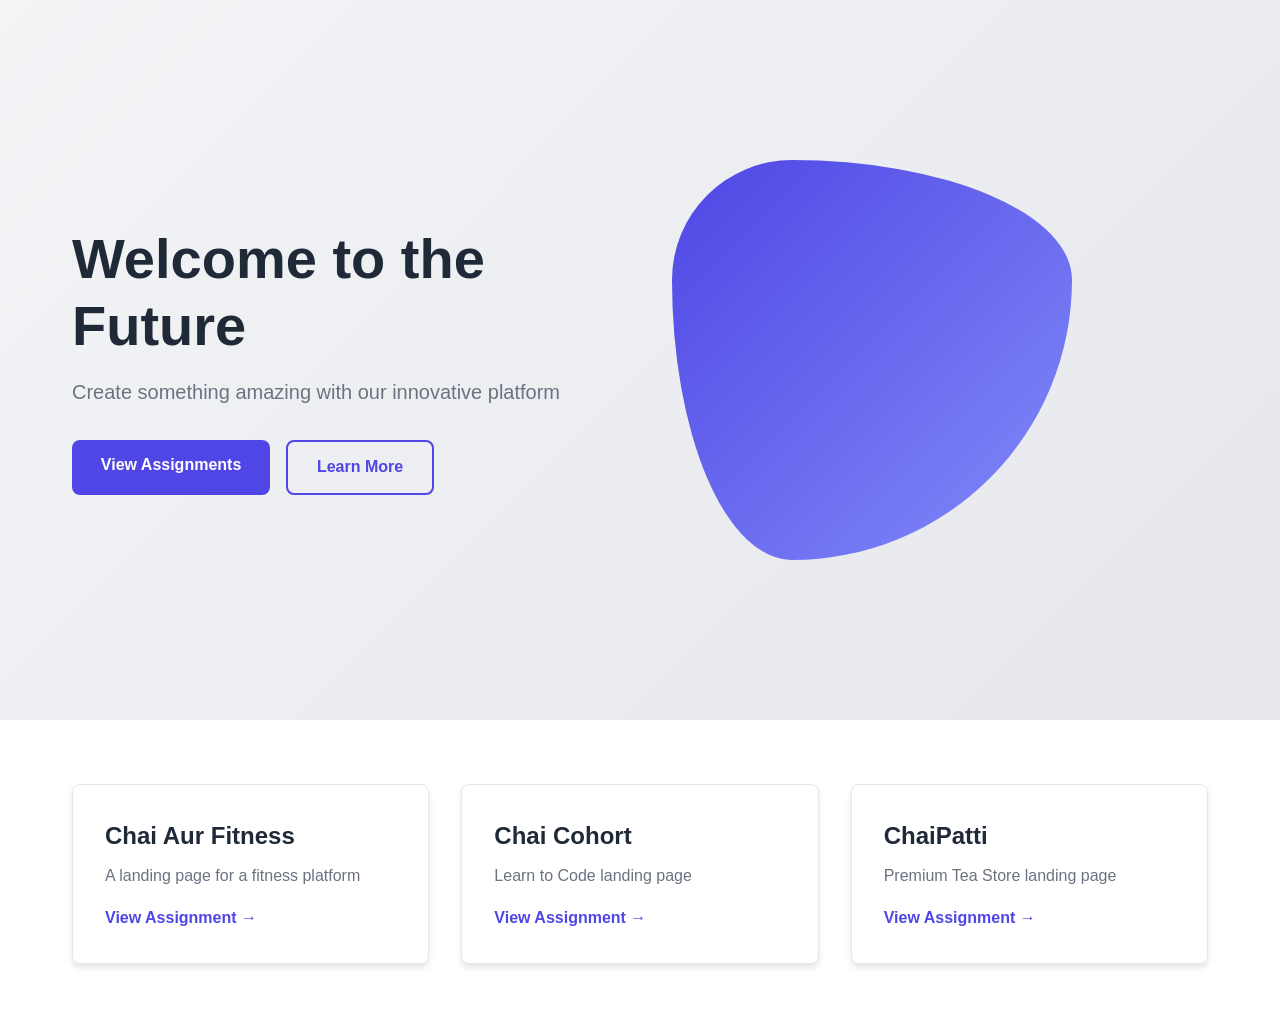
<file: css-lab/landing-page/landing-page-challenge/index.html>
<!DOCTYPE html>
<html lang="en">
<head>
    <meta charset="UTF-8">
    <meta name="viewport" content="width=device-width, initial-scale=1.0">
    <title>Modern Landing Page</title>
    <link rel="stylesheet" href="styles.css">
</head>
<body>
    <section id="home" class="hero">
        <div class="container">
            <div class="hero-content">
                <h1>Welcome to the Future</h1>
                <p>Create something amazing with our innovative platform</p>
                <div class="cta-buttons">
                    <a href="#assignments" class="btn primary">View Assignments</a>
                    <a href="#" class="btn secondary">Learn More</a>
                </div>
            </div>
            <div class="hero-image">
                <div class="abstract-shape"></div>
            </div>
        </div>
    </section>

    <section id="assignments" class="assignments">
        <div class="container">
            <div class="cards-grid">
                <a href="landing-page-1/index.html" class="card">
                    <div class="card-content">
                        <h2>Chai Aur Fitness</h2>
                        <p>A landing page for a fitness platform</p>
                        <span class="card-link">View Assignment →</span>
                    </div>
                </a>
                <a href="landing-page-2/index.html" class="card">
                    <div class="card-content">
                        <h2>Chai Cohort</h2>
                        <p>Learn to Code landing page</p>
                        <span class="card-link">View Assignment →</span>
                    </div>
                </a>
                <a href="landing-page-3/index.html" class="card">
                    <div class="card-content">
                        <h2>ChaiPatti</h2>
                        <p>Premium Tea Store landing page</p>
                        <span class="card-link">View Assignment →</span>
                    </div>
                </a>
            </div>
        </div>
    </section>

    <script src="script.js"></script>
</body>
</html>
</file>
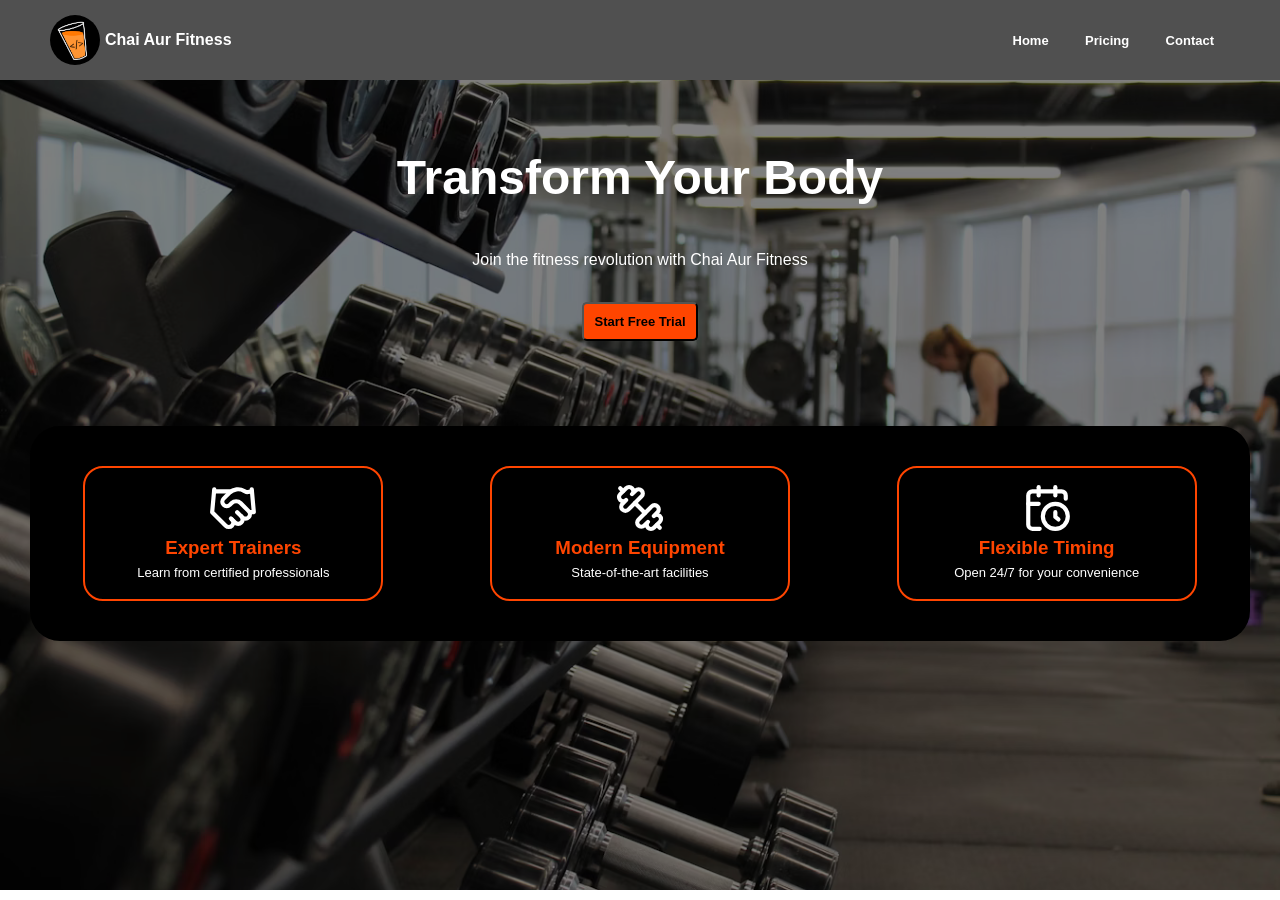
<file: css-lab/landing-page/landing-page-challenge/landing-page-1/index.html>
<!DOCTYPE html>
<html lang="en">
  <head>
    <meta charset="UTF-8" />
    <meta name="viewport" content="width=device-width, initial-scale=1.0" />
    <link rel="icon" type="image/x-icon" href="./assets/favicon.ico" />
    <title>Chai Aur Fitness</title>
    <!-- <link rel="stylesheet" href="challenge.css" /> -->
    <link rel="stylesheet" href="solution.css" />
  </head>
  <body>
    <nav class="navbar">
      <div class="logo">
        <img
          src="./assets/chaicodelogo.png"
          alt="ChaiCode Logo"
          height="50px"
          width="50px"
        />
        Chai Aur Fitness
      </div>
      <div class="nav-links">
        <a href="#home">Home</a>
        <a href="#pricing">Pricing</a>
        <a href="#contact">Contact</a>
      </div>
    </nav>

    <main class="hero">
      <div class="hero-content">
        <h1>Transform Your Body</h1>
        <p>Join the fitness revolution with Chai Aur Fitness</p>
        <button class="cta-button">Start Free Trial</button>
      </div>
      <div class="features">
        <div class="feature">
          <img src="./assets/handshake.svg" height="50" width="50" />
          <h3>Expert Trainers</h3>
          <p>Learn from certified professionals</p>
        </div>
        <div class="feature">
          <img src="./assets/dumbbell.svg" height="50" width="50" />
          <h3>Modern Equipment</h3>
          <p>State-of-the-art facilities</p>
        </div>
        <div class="feature">
          <img src="./assets/calendar-clock.svg" height="50" width="50" />
          <h3>Flexible Timing</h3>
          <p>Open 24/7 for your convenience</p>
        </div>
      </div>
    </main>
  </body>
</html>
</file>
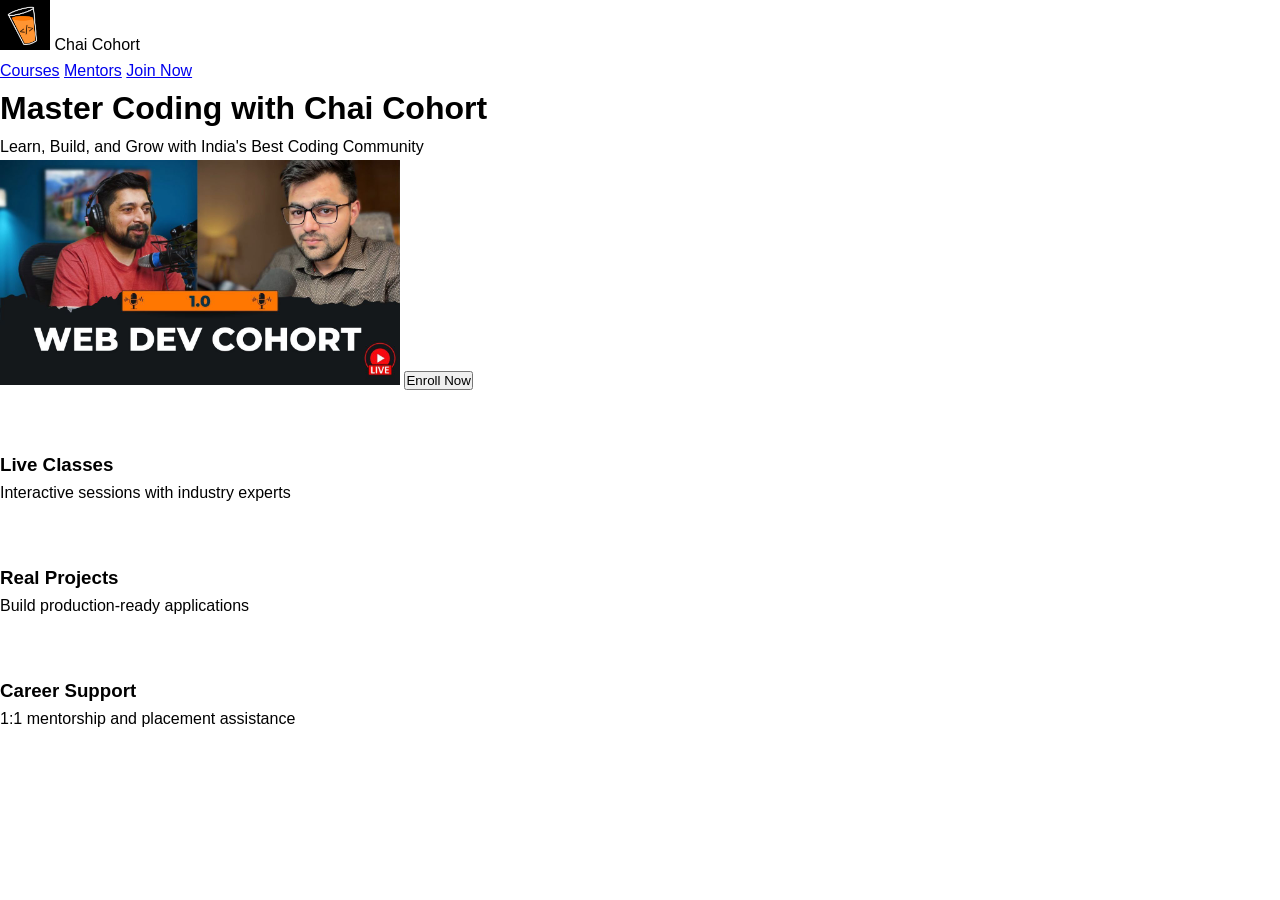
<file: css-lab/landing-page/landing-page-challenge/landing-page-2/index.html>
<!DOCTYPE html>
<html lang="en">
  <head>
    <meta charset="UTF-8" />
    <meta name="viewport" content="width=device-width, initial-scale=1.0" />
    <link rel="icon" type="image/x-icon" href="./assets/favicon.ico" />
    <title>Chai Cohort - Learn to Code</title>
    <link rel="stylesheet" href="challenge.css">
    <!-- <link rel="stylesheet" href="solution.css" /> -->
  </head>
  <body>
    <nav class="navbar">
      <div class="logo">
        <img
          src="./assets/chaicodelogo.png"
          alt="ChaiCode Logo"
          height="50px"
          width="50px"
        />
        Chai Cohort
      </div>
      <div class="menu">
        <a href="#courses">Courses</a>
        <a href="#mentors">Mentors</a>
        <a href="#join">Join Now</a>
      </div>
    </nav>

    <div class="hero">
      <div class="hero-content">
        <h1>Master Coding with Chai Cohort</h1>
        <p>Learn, Build, and Grow with India's Best Coding Community</p>
        <img
          src="./assets/web-dev-cohort.jpg"
          alt="Web Dev Cohort 1.0"
          width="400"
          height="225"
        />
        <button class="enroll-button">Enroll Now</button>
      </div>
    </div>

    <section class="highlights">
      <div class="highlight-card">
        <img src="./assets/tv-minimal-play.svg" height="50" width="50" />
        <h3>Live Classes</h3>
        <p>Interactive sessions with industry experts</p>
      </div>
      <div class="highlight-card">
        <img src="./assets/folder-git-2.svg" height="50" width="50" />
        <h3>Real Projects</h3>
        <p>Build production-ready applications</p>
      </div>
      <div class="highlight-card">
        <img src="./assets/chart-no-axes-combined.svg" height="50" width="50" />
        <h3>Career Support</h3>
        <p>1:1 mentorship and placement assistance</p>
      </div>
    </section>
  </body>
</html>
</file>
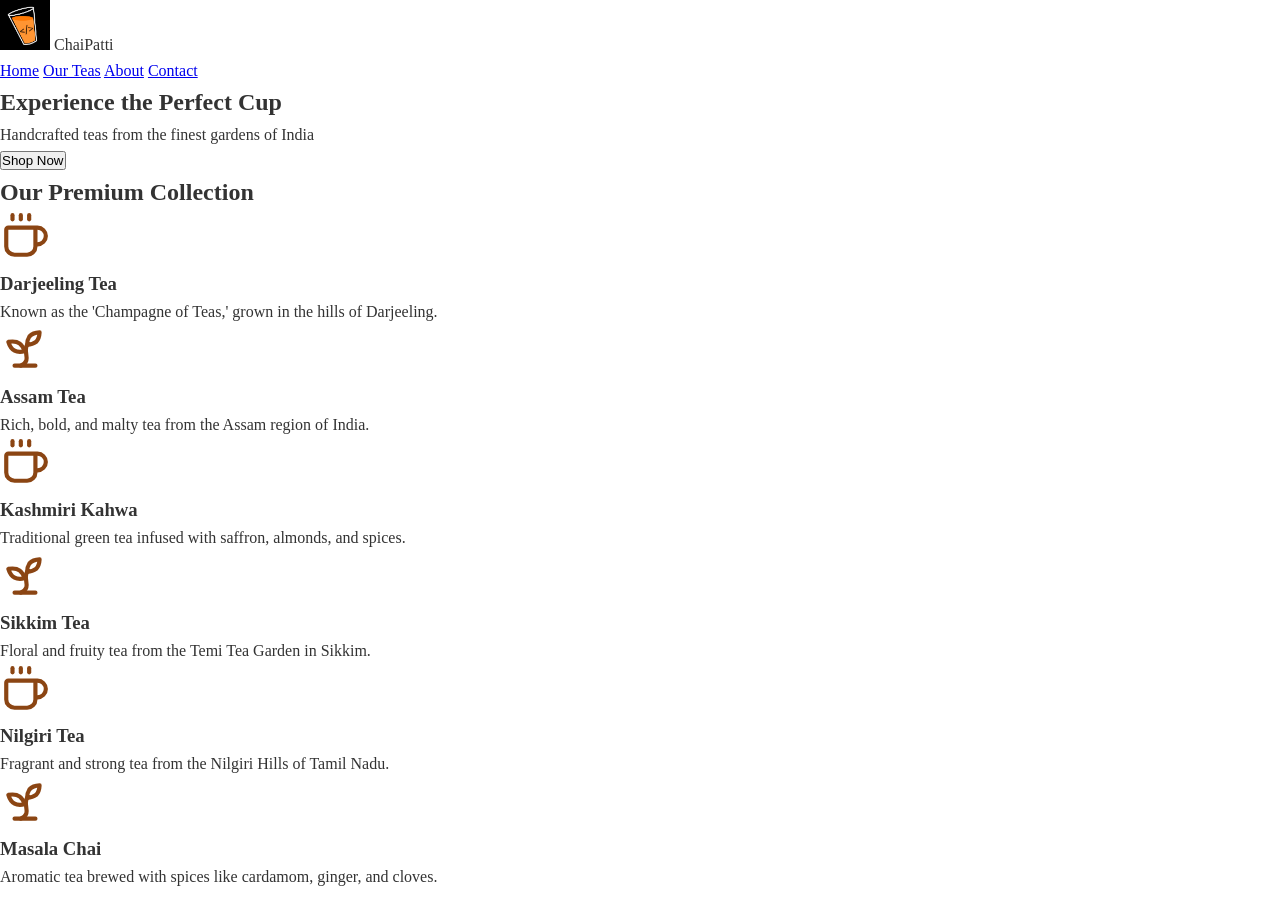
<file: css-lab/landing-page/landing-page-challenge/landing-page-3/index.html>
<!DOCTYPE html>
<html lang="en">
  <head>
    <meta charset="UTF-8" />
    <meta name="viewport" content="width=device-width, initial-scale=1.0" />
    <link rel="icon" type="image/x-icon" href="./assets/favicon.ico" />
    <title>ChaiPatti - Premium Tea Store</title>
    <link rel="stylesheet" href="challenge.css">
    <!-- <link rel="stylesheet" href="solution.css" /> -->
  </head>
  <body>
    <header class="header">
      <div class="logo">
        <img
          src="./assets/chaicodelogo.png"
          alt="ChaiCode Logo"
          height="50px"
          width="50px"
        />
        ChaiPatti
      </div>
      <nav class="nav-menu">
        <a href="#home">Home</a>
        <a href="#teas">Our Teas</a>
        <a href="#about">About</a>
        <a href="#contact">Contact</a>
      </nav>
    </header>

    <section class="hero">
      <div class="hero-text">
        <h1>Experience the Perfect Cup</h1>
        <p>Handcrafted teas from the finest gardens of India</p>
        <button class="shop-button">Shop Now</button>
      </div>
    </section>

    <section class="tea-collection">
      <h2>Our Premium Collection</h2>
      <div class="tea-cards">
        <div class="tea-card">
          <img src="./assets/tea.svg" height="50" width="50" />
          <h3>Darjeeling Tea</h3>
          <p>
            Known as the 'Champagne of Teas,' grown in the hills of Darjeeling.
          </p>
        </div>
        <div class="tea-card">
          <img src="./assets/tea-leaf.svg" height="50" width="50" />
          <h3>Assam Tea</h3>
          <p>Rich, bold, and malty tea from the Assam region of India.</p>
        </div>
        <div class="tea-card">
          <img src="./assets/tea.svg" height="50" width="50" />
          <h3>Kashmiri Kahwa</h3>
          <p>
            Traditional green tea infused with saffron, almonds, and spices.
          </p>
        </div>
        <div class="tea-card">
          <img src="./assets/tea-leaf.svg" height="50" width="50" />
          <h3>Sikkim Tea</h3>
          <p>Floral and fruity tea from the Temi Tea Garden in Sikkim.</p>
        </div>
        <div class="tea-card">
          <img src="./assets/tea.svg" height="50" width="50" />
          <h3>Nilgiri Tea</h3>
          <p>Fragrant and strong tea from the Nilgiri Hills of Tamil Nadu.</p>
        </div>
        <div class="tea-card">
          <img src="./assets/tea-leaf.svg" height="50" width="50" />
          <h3>Masala Chai</h3>
          <p>
            Aromatic tea brewed with spices like cardamom, ginger, and cloves.
          </p>
        </div>
      </div>
    </section>
  </body>
</html>
</file>
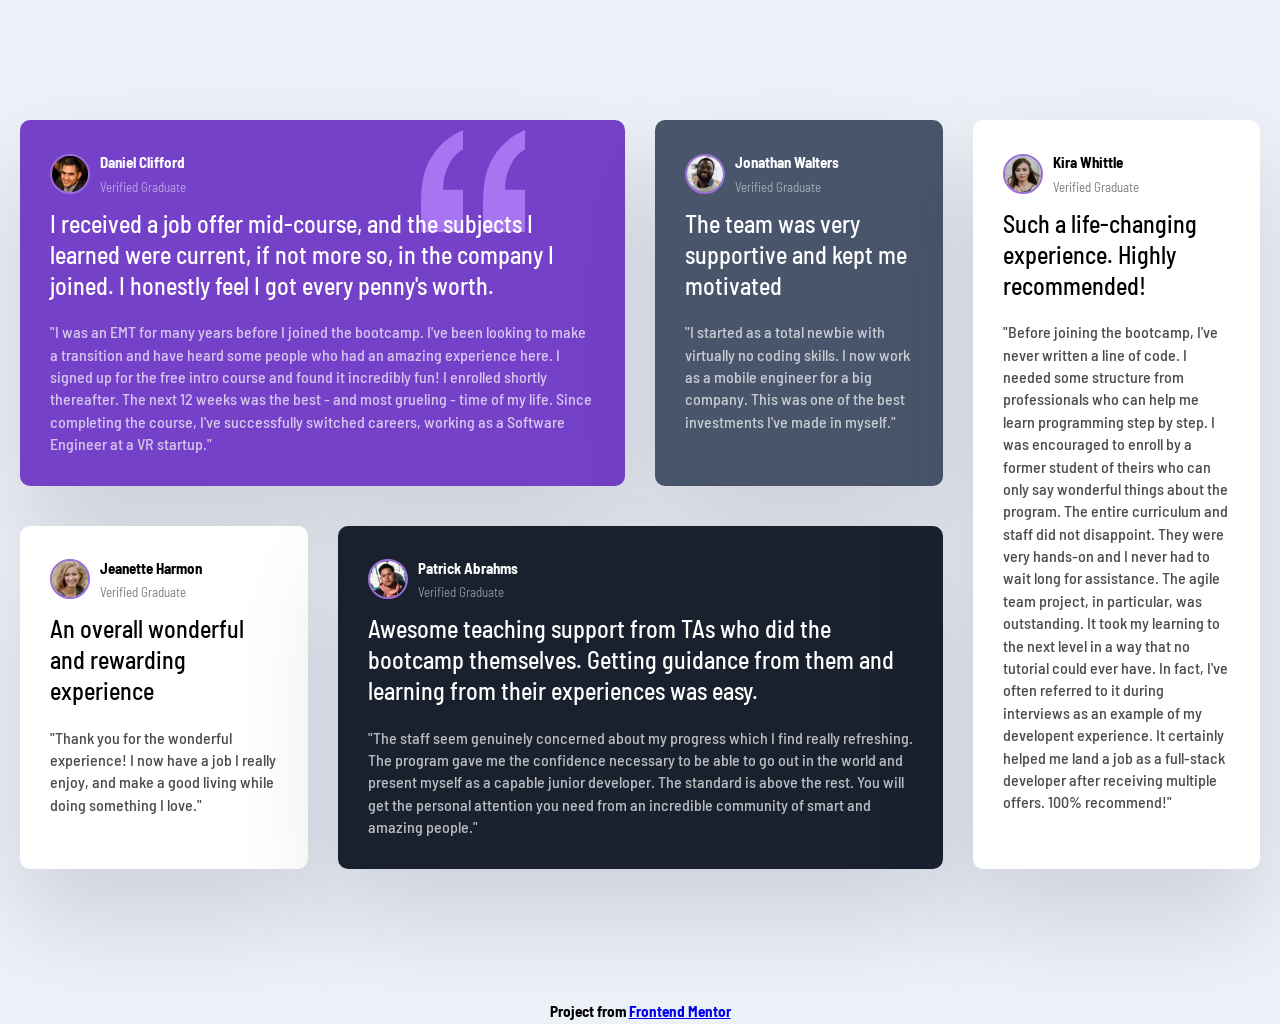
<file: css-lab/extras/css-grid/testimonial-grid-section/project/index.html>
<!DOCTYPE html>
<html lang="en">
  <head>
    <meta charset="UTF-8" />
    <meta http-equiv="X-UA-Compatible" content="IE=edge" />
    <meta name="viewport" content="width=device-width, initial-scale=1.0" />
    <link rel="stylesheet" href="style.css" />
    <title>Testimonials</title>
  </head>
  <body>
    <div class="testimonials">
      <div class="card card--bg-purple">
        <header class="card__header">
          <img src="images/image-daniel.jpg" class="card__img" alt="" />
          <div>
            <h3>Daniel Clifford</h3>
            <p>Verified Graduate</p>
          </div>
        </header>
        <p class="card__lead">
          I received a job offer mid-course, and the subjects I learned were
          current, if not more so, in the company I joined. I honestly feel I
          got every penny's worth.
        </p>
        <p class="card__quote">
          "I was an EMT for many years before I joined the bootcamp. I've been
          looking to make a transition and have heard some people who had an
          amazing experience here. I signed up for the free intro course and
          found it incredibly fun! I enrolled shortly thereafter. The next 12
          weeks was the best - and most grueling - time of my life. Since
          completing the course, I've successfully switched careers, working as
          a Software Engineer at a VR startup."
        </p>
      </div>

      <div class="card card--bg-gray-blue">
        <header class="card__header">
          <img src="images/image-jonathan.jpg" class="card__img" alt="" />
          <div>
            <h3>Jonathan Walters</h3>
            <p>Verified Graduate</p>
          </div>
        </header>
        <p class="card__lead">
          The team was very supportive and kept me motivated
        </p>
        <p class="card__quote">
          "I started as a total newbie with virtually no coding skills. I now
          work as a mobile engineer for a big company. This was one of the best
          investments I've made in myself."
        </p>
      </div>

      <div class="card">
        <header class="card__header">
          <img src="images/image-jeanette.jpg" class="card__img" alt="" />
          <div>
            <h3>Jeanette Harmon</h3>
            <p>Verified Graduate</p>
          </div>
        </header>
        <p class="card__lead">An overall wonderful and rewarding experience</p>
        <p class="card__quote">
          "Thank you for the wonderful experience! I now have a job I really
          enjoy, and make a good living while doing something I love."
        </p>
      </div>

      <div class="card card--bg-black-blue">
        <header class="card__header">
          <img src="images/image-patrick.jpg" class="card__img" alt="" />
          <div>
            <h3>Patrick Abrahms</h3>
            <p>Verified Graduate</p>
          </div>
        </header>
        <p class="card__lead">
          Awesome teaching support from TAs who did the bootcamp themselves.
          Getting guidance from them and learning from their experiences was
          easy.
        </p>
        <p class="card__quote">
          "The staff seem genuinely concerned about my progress which I find
          really refreshing. The program gave me the confidence necessary to be
          able to go out in the world and present myself as a capable junior
          developer. The standard is above the rest. You will get the personal
          attention you need from an incredible community of smart and amazing
          people."
        </p>
      </div>

      <div class="card">
        <header class="card__header">
          <img src="images/image-kira.jpg" class="card__img" alt="" />
          <div>
            <h3>Kira Whittle</h3>
            <p>Verified Graduate</p>
          </div>
        </header>
        <p class="card__lead">
          Such a life-changing experience. Highly recommended!
        </p>
        <p class="card__quote">
          "Before joining the bootcamp, I've never written a line of code. I
          needed some structure from professionals who can help me learn
          programming step by step. I was encouraged to enroll by a former
          student of theirs who can only say wonderful things about the program.
          The entire curriculum and staff did not disappoint. They were very
          hands-on and I never had to wait long for assistance. The agile team
          project, in particular, was outstanding. It took my learning to the
          next level in a way that no tutorial could ever have. In fact, I've
          often referred to it during interviews as an example of my developent
          experience. It certainly helped me land a job as a full-stack
          developer after receiving multiple offers. 100% recommend!"
        </p>
      </div>
    </div>

    <footer>
      <h3>
        Project from
        <a
          href="https://www.frontendmentor.io/challenges/testimonials-grid-section-Nnw6J7Un7"
          >Frontend Mentor</a
        >
      </h3>
    </footer>
  </body>
</html>
</file>
<file: css-lab/chai-aur-hero-section/styles.css>
* {
	margin: 0;
	padding: 0;
	box-sizing: border-box;
}

body {
	font-family: system-ui, -apple-system, BlinkMacSystemFont, 'Segoe UI', Roboto,
		Oxygen, Ubuntu, Cantarell, sans-serif;
	line-height: 1.6;
	color: white;
	background-color: #0a0a0a;
}

.main {
	background: linear-gradient(
		180deg,
		rgba(236, 89, 21, 0.1) 0%,
		transparent 100%
	);
	min-height: 100vh;
	padding: 2rem;
	display: flex;
	flex-direction: column;
  justify-content: center;
	align-items: center;
	gap: 2rem;
}

.heading {
	font-weight: 600;
  font-size: 60px;
}

.btns {
	display: flex;
	gap: 1rem;
}

.btns a {
  text-decoration: none;
  color: #ffbf86;
  background: rgba(231, 255, 253, 0.1);
  padding: 0.8rem 1rem;
  border-radius: 10px;
  font-size: 14px;
}
</file>
<file: css-lab/chai-aur-hero-section/challenge-1/styles.css>
* {
  margin: 0;
  padding: 0;
  box-sizing: border-box;
}

body {
  font-family: -apple-system, BlinkMacSystemFont, "Segoe UI", Roboto, Oxygen,
    Ubuntu, Cantarell, sans-serif;
  line-height: 1.6;
  color: white;
  background-color: #0a0a0a;
  background-image: linear-gradient(rgb(25, 1, 46), rgb(23, 1, 42));
}

.hero {
  /* padding-top: 150px; */
  display: flex;
  flex-direction: column;
  align-items: center;
  margin-block: 100px;
  margin-inline: 200px;
}

.announcement {
  border: 1px rgb(15, 1, 46);
  padding: 15px;
  border-radius: 30px;
  margin-bottom: 30px;
  background-color: rgb(35, 25, 50);
  transition: background-color 0.3s ease;
}

.announcement-link {
  text-decoration: none;
  color: white;

  /*  */
}

.announcement:hover {
  cursor: pointer;
  box-shadow: 0 0 10px 3px #ffff99;
}

.announcement-text {
  margin-inline: 5px;
  font-weight: 600;
  font-size: larger;
  text-align: center;
}

.announcement-button {
  border: 1px rgb(45 43 43);
  padding-inline: 10px;
  padding-block: 3px;
  border-radius: 15px;
  background-color: rgb(45 43 43);
}

.hero-content {
  text-align: center;
}

.hero-title {
  font-size: 80px;
  font-weight: 500;
}

.hero-description {
  margin-block: 10px;
  text-align: center;
  margin-inline: 250px;
  font-size: larger;
  margin-bottom: 40px;
}

.cta-button {
  border: 1px rgba(20, 6, 173);
  text-decoration: none;
  padding: 15px;
  padding-inline: 30px;
  border-radius: 30px;
  color: white;
  text-align: center;
  font-size: large;
  font-weight: 400;
  background-image: linear-gradient(
    to right bottom,
    rgba(20, 6, 173),
    rgb(83, 81, 87)
  );
}

.cta-button:hover {
  cursor: pointer;
  background-image: linear-gradient(to left, red, yellow);
}

@media (max-width: 640px) {
  .hero {
    padding: 1rem;
  }

  .announcement-link {
    font-size: 0.75rem;
  }

  .hero-content {
    padding: 0 1rem;
  }
}
</file>
<file: css-lab/chai-aur-hero-section/challenge-2/styles.css>
:root {
  --primary-blue: #3b82f6;
  --primary-blue-dark: #2563eb;
  --gray-800: #1f2937;
  --neutral-400: #9ca3af;
  --neutral-900: #111827;

  /* Dark mode variables */
  --bg-dark: #111827;
  --text-dark: #ffffff;
  --border-dark: #374151;
}

body {
}

.hero {
}

.hero-grid {
}

.content-col h1 {
}

.content-col p {
}

.cta-group {
}

.sr-only {
}

.input-wrapper {
}

input[type='text'] {
}

.demo-button {
}

.demo-button:hover {
}

.brands-section {
}

.trusted-by {
}

.brand-logos {
}

.brand-logo {
}

.image-col {
}

.hero-image {
}

@media (min-width: 640px) {
  .hero {
  }

  .content-col h1 {
  }

  .cta-group {
  }

  .demo-button {
  }

  .input-wrapper {
  }

  input[type='text'] {
  }
}

@media (min-width: 768px) {
  .content-col h1 {
  }
}

@media (min-width: 1024px) {
  .hero {
  }

  .hero-grid {
  }

  .content-col h1 {
  }

  .cta-group {
  }

  .brands-section {
  }

  .image-col {
  }
}

@media (min-width: 1280px) {
  .hero-grid {
    gap: 3rem;
  }
}

.dark-mode-toggle {
}

.dark-mode-toggle:hover {
}

body.dark {
}

.dark-mode-toggle {
}

.dark-mode-toggle:hover {
}

input[type='text'].dark {
}

input[type='text']::placeholder {
}
</file>
<file: css-lab/extras/css-grid/grid.css>
* {
  box-sizing: border-box;
  padding: 0;
  margin: 0;
}

body {
  font-family: "Open Sans", sans-serif;
  font-size: 16px;
  line-height: 1.5;
  color: #333;
  background: #f5f5f5;
}

.container {
  max-width: 960px;
  margin: 100px auto;
  padding: 10px;
  display: grid;
  grid-template-columns: repeat(3, 1fr);
  /* column-gap: 10px;
  row-gap: 10px; */
  gap: 10px;
  /* align-items: end; */
  /* justify-content: center; */
  /* grid-auto-rows: minmax(200px, auto); */
  /* grid-template-rows: repeat(3, 1fr); */
}

.item {
  background: steelblue;
  color: white;
  font-size: 20px;
  padding: 20px;
  border: 1px solid skyblue;
  text-align: center;
}

@media (max-width: 500px) {
  .container {
    grid-template-columns: 1fr;
  }
}
</file>
<file: css-lab/landing-page/landing-page-challenge/styles.css>
/* Modern CSS Reset and Base Styles */
:root {
    --primary-color: #4F46E5;
    --secondary-color: #818CF8;
    --text-color: #1F2937;
    --light-text: #6B7280;
    --background: #ffffff;
    --border-radius: 8px;
    --transition: all 0.3s ease;
}

* {
    margin: 0;
    padding: 0;
    box-sizing: border-box;
}

body {
    font-family: -apple-system, BlinkMacSystemFont, 'Segoe UI', Roboto, Oxygen, Ubuntu, Cantarell, sans-serif;
    line-height: 1.6;
    color: var(--text-color);
    min-height: 100vh;
}

.container {
    max-width: 1200px;
    margin: 0 auto;
    padding: 0 2rem;
}

/* Typography */
h1 {
    font-size: 3.5rem;
    font-weight: 800;
    line-height: 1.2;
    margin-bottom: 1rem;
}

h2 {
    font-size: 1.5rem;
    font-weight: 700;
    margin-bottom: 0.5rem;
}

/* Buttons */
.btn {
    display: inline-block;
    padding: 0.8rem 1.8rem;
    border-radius: var(--border-radius);
    text-decoration: none;
    font-weight: 600;
    transition: var(--transition);
    cursor: pointer;
}

.btn.primary {
    background: var(--primary-color);
    color: white;
}

.btn.primary:hover {
    background: var(--secondary-color);
    transform: translateY(-2px);
}

.btn.secondary {
    background: transparent;
    border: 2px solid var(--primary-color);
    color: var(--primary-color);
}

.btn.secondary:hover {
    background: var(--primary-color);
    color: white;
}

/* Hero Section */
.hero {
    min-height: 80vh;
    display: flex;
    align-items: center;
    background: linear-gradient(135deg, #F3F4F6 0%, #E5E7EB 100%);
}

.hero .container {
    display: grid;
    grid-template-columns: 1fr 1fr;
    gap: 4rem;
    align-items: center;
}

.hero-content {
    max-width: 600px;
}

.hero-content p {
    font-size: 1.25rem;
    color: var(--light-text);
    margin-bottom: 2rem;
}

.cta-buttons {
    display: flex;
    gap: 1rem;
}

.hero-image {
    position: relative;
}

.abstract-shape {
    width: 400px;
    height: 400px;
    background: linear-gradient(135deg, var(--primary-color), var(--secondary-color));
    border-radius: 30% 70% 70% 30% / 30% 30% 70% 70%;
    animation: morphing 15s infinite;
}

@keyframes morphing {
    0% { border-radius: 30% 70% 70% 30% / 30% 30% 70% 70%; }
    25% { border-radius: 58% 42% 75% 25% / 76% 46% 54% 24%; }
    50% { border-radius: 50% 50% 33% 67% / 55% 27% 73% 45%; }
    75% { border-radius: 33% 67% 58% 42% / 63% 68% 32% 37%; }
    100% { border-radius: 30% 70% 70% 30% / 30% 30% 70% 70%; }
}

/* Assignments Section */
.assignments {
    padding: 4rem 0;
    background: var(--background);
}

.cards-grid {
    display: grid;
    grid-template-columns: repeat(auto-fit, minmax(300px, 1fr));
    gap: 2rem;
}

.card {
    background: white;
    border-radius: var(--border-radius);
    box-shadow: 0 4px 6px rgba(0, 0, 0, 0.1);
    overflow: hidden;
    text-decoration: none;
    color: var(--text-color);
    transition: var(--transition);
    border: 1px solid #E5E7EB;
}

.card:hover {
    transform: translateY(-5px);
    box-shadow: 0 8px 15px rgba(0, 0, 0, 0.1);
    border-color: var(--primary-color);
}

.card-content {
    padding: 2rem;
}

.card p {
    color: var(--light-text);
    margin-bottom: 1rem;
}

.card-link {
    color: var(--primary-color);
    font-weight: 600;
    display: inline-block;
    transition: var(--transition);
}

.card:hover .card-link {
    transform: translateX(5px);
}

/* Responsive Design */
@media (max-width: 768px) {
    h1 {
        font-size: 2.5rem;
    }

    .hero .container {
        grid-template-columns: 1fr;
        text-align: center;
    }

    .hero-content {
        margin: 0 auto;
    }

    .cta-buttons {
        justify-content: center;
    }

    .abstract-shape {
        width: 300px;
        height: 300px;
        margin: 0 auto;
    }

    .cards-grid {
        grid-template-columns: 1fr;
        padding: 0 1rem;
    }
}
</file>
<file: css-lab/landing-page/landing-page-challenge/landing-page-1/challenge.css>
/* Challenge CSS */
* {
  margin: 0;
  padding: 0;
  box-sizing: border-box;
}

/* Basic styles */
body {
  font-family: "Arial", sans-serif;
  line-height: 1.6;
}

/* Navbar styles */
.navbar {
  /* Add styles for navbar */
}

.logo {
  /* Add styles for the logo */
}

.logo img {
  /* Add styles for logo image */
}

.nav-links a {
  /* Add styles for nav links */
}

.nav-links a:hover {
  /* Add hover styles for nav links */
}

/* Hero section styles */
.hero {
  /* Add styles for hero section */
}

.hero-content {
  /* Add styles for hero content */
}

.hero-content h1 {
  /* Add styles for hero heading */
}

.hero-content p {
  /* Add styles for hero paragraph */
}

.cta-button {
  /* Add styles for CTA button */
}

.cta-button:hover {
  /* Add hover styles for CTA button */
}

/* Features section styles */
.features {
  /* Add styles for features section */
}

.feature {
  /* Add styles for each feature block */
}

.feature h3 {
  /* Add styles for feature heading */
}

.feature p {
  /* Add styles for feature paragraph */
}
</file>
<file: css-lab/landing-page/landing-page-challenge/landing-page-1/solution.css>
* {
  margin: 0;
  padding: 0;
  box-sizing: border-box;
}

body {
  font-family: "Arial", sans-serif;
  line-height: 1.6;
}

.navbar {
  display: flex;
  justify-content: space-between;
  background-color: rgb(80, 80, 80);
  color: white;
  align-items: center;
  font-weight: 600;
  padding-inline: 50px;
  padding-block: 15px;
}

.logo {
  display: flex;
  align-items: center;
  gap: 5px;
}

.logo img {
  border-radius: 30px;
}

.nav-links a {
  color: white;
  margin-inline: 10px;
  font-size: small;
  text-decoration: none;
  border: 1px solid rgb(80, 80, 80);
  padding: 5px;
}

.nav-links a:hover {
  color: orangered;
  background-color: black;
  transform: scale(1.2);
  transition: transform 0.2s;
}

.hero {
  position: relative;
  background-image: url("./assets/chaigym.png");
  background-repeat: no-repeat;
  background-size: cover;
  width: 100%;
  background-position: center;
  min-height: 90vh;
  /* overflow: hidden; Just in case */
  /* background-color: black; */
  /* filter: brightness(90%); */
}

.hero-content {
  padding: 60px;
  display: flex;
  flex-direction: column;
  align-items: center;
  gap: 30px;
}

.hero-content h1 {
  color: white;
  font-size: 300%;
  font-weight: 700;
}

.hero-content p {
  color: white;
}

.cta-button {
  padding: 10px;
  border-radius: 5px;
  background-color: orangered;
  font-size: small;
  font-weight: bold;
  margin-bottom: 25px;
}

.cta-button:hover {
  background-color: black;
  color: red;
  transform: scale(1.2);
  transition: transform 0.2s;
}

.hero::before {
  content: "";
  position: absolute;
  top: 0;
  left: 0;
  height: 100%;
  width: 100%;
  background-color: rgba(0, 0, 0, 0.5); /* Black with 50% opacity */
  z-index: 1; /* Put behind text */
}

.hero-content,
.features {
  position: relative;
  z-index: 2;
}

.features {
  display: flex;
  justify-content: space-around;
  background-color: black;
  color: white;
  padding-block: 40px;
  margin-inline: 30px;
  border-radius: 30px;
}

.feature {
  border: 2px solid orangered;
  display: flex;
  flex-direction: column;
  align-items: center;
  padding-inline: 5px;
  padding-block: 15px;
  width: 300px;
  border-radius: 20px;
}

.feature h3 {
  color: orangered;
}

.feature p {
  font-size: small;
}

.feature:hover {
  transform: scale(1.2);
  transition: transform 0.2s;
}
</file>
<file: css-lab/landing-page/landing-page-challenge/landing-page-2/challenge.css>
/* Challenge CSS */
* {
  margin: 0;
  padding: 0;
  box-sizing: border-box;
}

body {
  font-family: "Inter", sans-serif;
  line-height: 1.6;
}

/* Navbar styles */
.navbar {
  /* Add styles for the navbar */
}

.logo {
  /* Add styles for the logo */
}

.logo img {
  /* Add styles for the logo image */
}

.menu a {
  /* Add styles for the navigation links */
}

.menu a:hover {
  /* Add hover styles for navigation links */
}

/* Hero section styles */
.hero {
  /* Add styles for the hero section */
}

.hero-content {
  /* Add styles for the hero content container */
}

.hero-content h1 {
  /* Add styles for the hero heading */
}

.hero-content p {
  /* Add styles for the hero paragraph */
}

.hero-content img {
  /* Add styles for the image in the hero section */
}

.enroll-button {
  /* Add styles for the enroll button */
}

.enroll-button:hover {
  /* Add hover styles for the enroll button */
}

/* Highlights section styles */
.highlights {
  /* Add styles for the highlights section */
}

.highlight-card {
  /* Add styles for each highlight card */
}

.highlight-card h3 {
  /* Add styles for highlight card headings */
}

.highlight-card p {
  /* Add styles for highlight card paragraphs */
}
</file>
<file: css-lab/landing-page/landing-page-challenge/landing-page-3/challenge.css>
/* Challenge CSS */
* {
  margin: 0;
  padding: 0;
  box-sizing: border-box;
}

body {
  font-family: "Georgia", serif;
  line-height: 1.6;
  color: #333;
}

.header {
  /* Define header styles here */
}

.logo {
  /* Define logo styles here */
}

.logo img {
  /* Define image styles within the logo here */
}

.nav-menu a {
  /* Define navigation link styles here */
}

.nav-menu a:hover {
  /* Define hover styles for navigation links here */
}

.hero {
  /* Define hero section styles here */
}

.hero-text h1 {
  /* Define styles for h1 in hero-text here */
}

.hero-text p {
  /* Define styles for paragraph in hero-text here */
}

.shop-button {
  /* Define shop button styles here */
}

.shop-button:hover {
  /* Define hover styles for shop button here */
}

.tea-collection {
  /* Define tea collection section styles here */
}

.tea-collection h2 {
  /* Define styles for h2 in tea collection here */
}

.tea-cards {
  /* Define tea cards container styles here */
}

.tea-card {
  /* Define styles for each tea card here */
}

.tea-card h3 {
  /* Define styles for tea card headings here */
}

.tea-card p {
  /* Define styles for tea card paragraph text here */
}
</file>
<file: css-lab/extras/css-grid/testimonial-grid-section/project/style.css>
@import url("https://fonts.googleapis.com/css2?family=Barlow+Semi+Condensed:wght@200;300;400;700&display=swap");

* {
  box-sizing: border-box;
  margin: 0;
  padding: 0;
}

body {
  background: #edf2f8;
  font-family: "Barlow Semi Condensed", sans-serif;
  line-height: 1.7;
  font-size: 13px;
}

.testimonials {
  max-width: 1440px;
  margin: 100px auto;
  padding: 20px;
  display: grid;
  grid-template-columns: repeat(4, 1fr);
  gap: 30px;
  /* grid-template-areas: ""; */
}

.card {
  background: white;
  border-radius: 10px;
  padding: 30px;
  box-shadow: rgba(17, 12, 46, 0.15) 0px 48px 100px 0px;
  margin-bottom: 10px;
}

.card__header {
  display: flex;
  align-items: center;
  margin-bottom: 10px;
}

.card__header h3 {
  font-size: 15px;
}

.card__header p {
  opacity: 50%;
}

.card__img {
  width: 40px;
  height: 40px;
  border-radius: 50%;
  border: 2px solid #996ed9;
  margin-right: 10px;
}

.card__lead {
  font-size: 1.5rem;
  font-weight: 500;
  line-height: 1.3;
  margin-bottom: 20px;
}

.card__quote {
  font-size: 1rem;
  font-weight: 500;
  line-height: 1.4;
  opacity: 70%;
}

.card--bg-purple {
  background: hsl(263, 55%, 52%);
  color: white;
  background-image: url("./images/bg-pattern-quotation.svg");
  background-repeat: no-repeat;
  background-position: top 10px right 100px;
}

.card--bg-gray-blue {
  background: hsl(217, 19%, 35%);
  color: white;
}

.card--bg-black-blue {
  background: hsl(219, 29%, 14%);
  color: white;
}

.card:nth-of-type(1) {
  grid-column: 1/3;
  /* grid-row: 2; */
}

.card:nth-of-type(4) {
  grid-column: 2/4;
  grid-row: 2;
}

.card:nth-of-type(5) {
  grid-column: 4;
  grid-row: 1/3;
}

footer {
  text-align: center;
}

@media (max-width: 768px) {
  .testimonials {
    grid-template-columns: 1fr;
    width: 100%;
  }

  .card:nth-of-type(1) {
    grid-column: 1;
    /* grid-row: 2; */
  }

  .card:nth-of-type(4) {
    grid-column: 1;
    grid-row: 4;
  }

  .card:nth-of-type(5) {
    grid-column: 1;
    grid-row: 5;
  }
}
</file>
